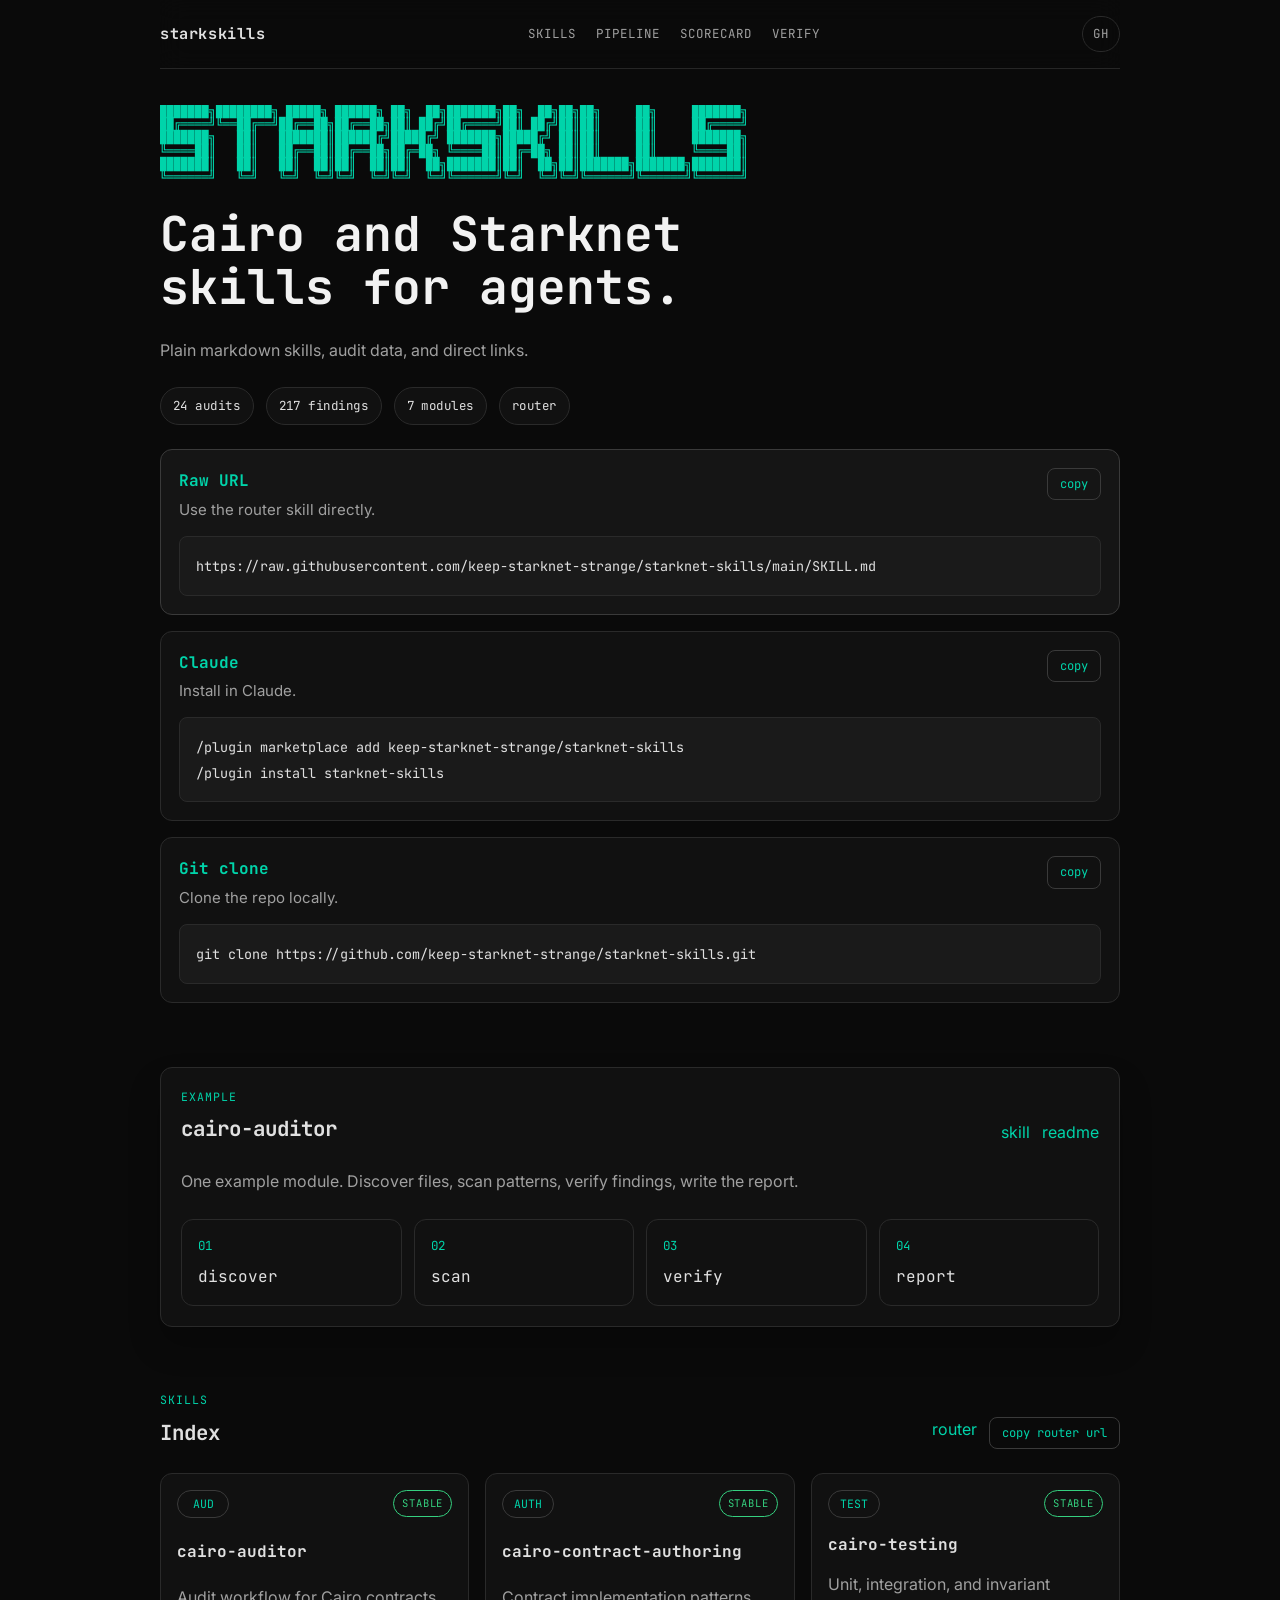
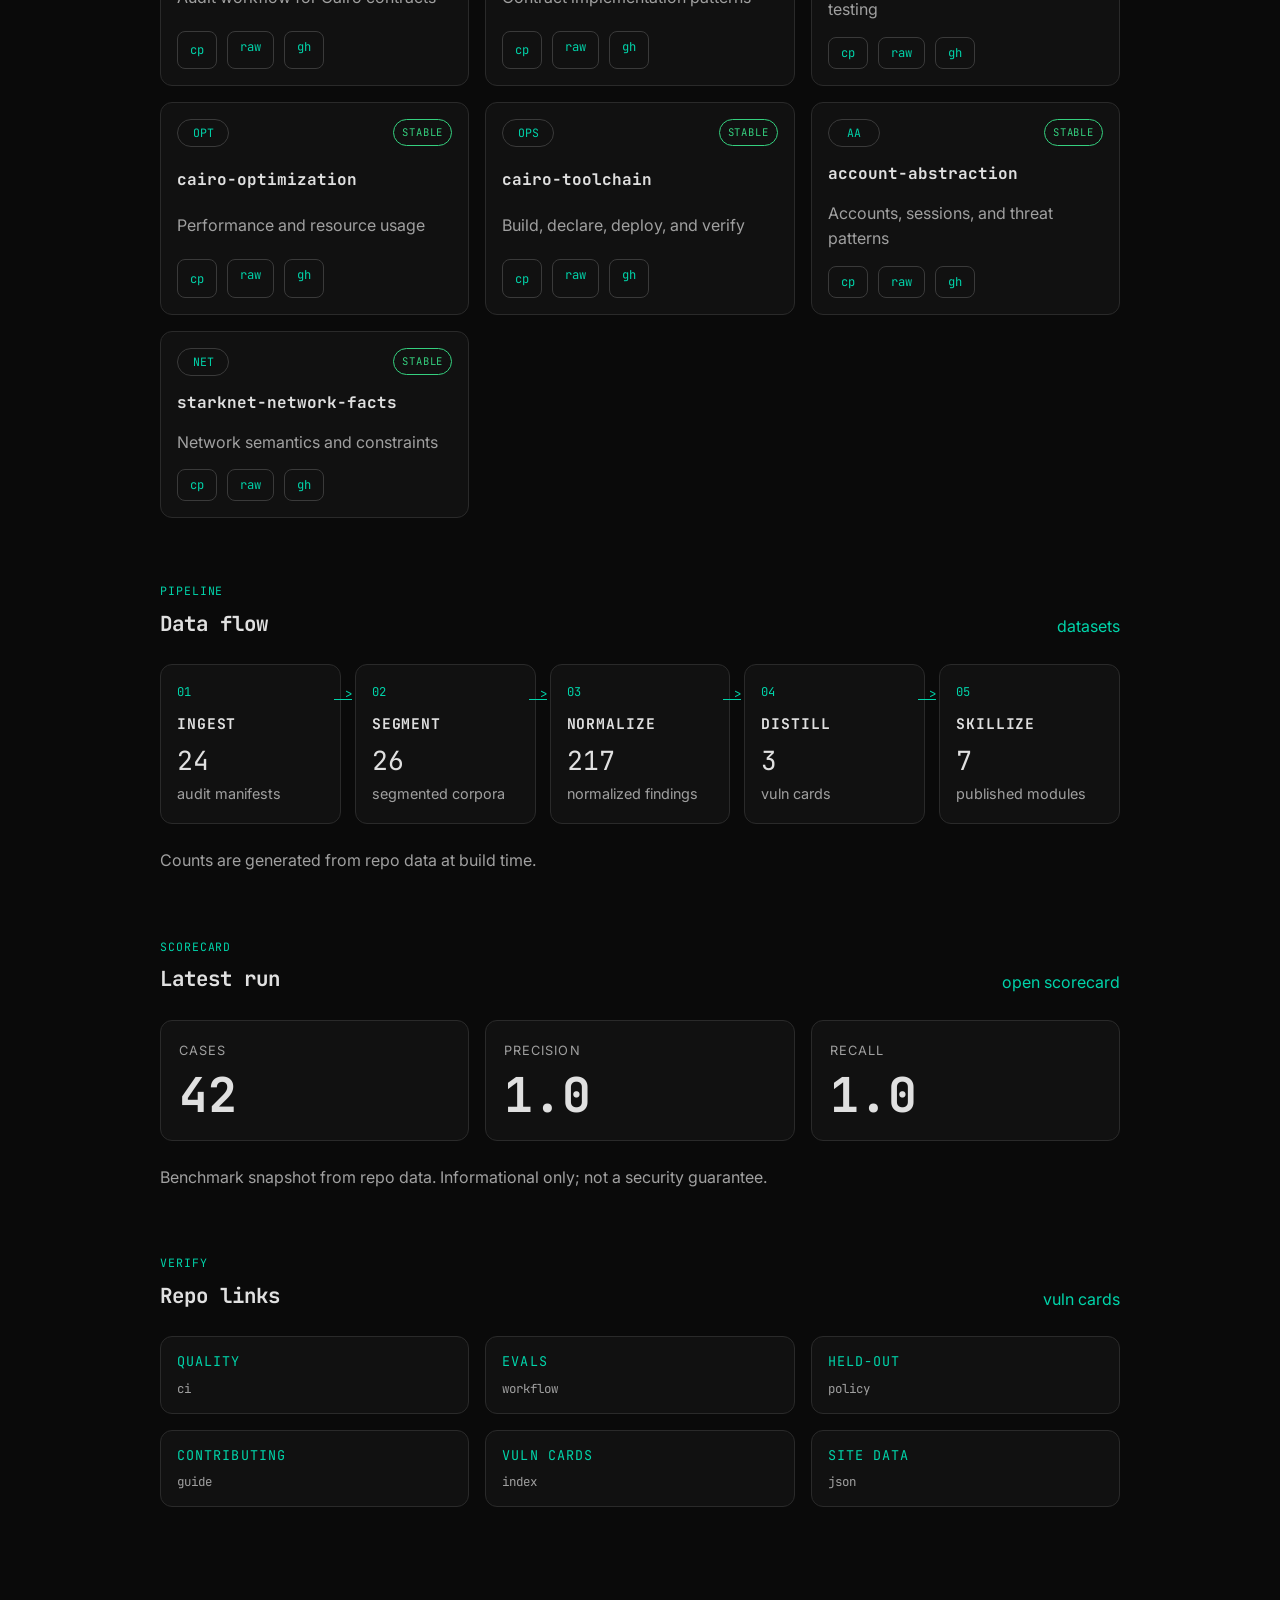
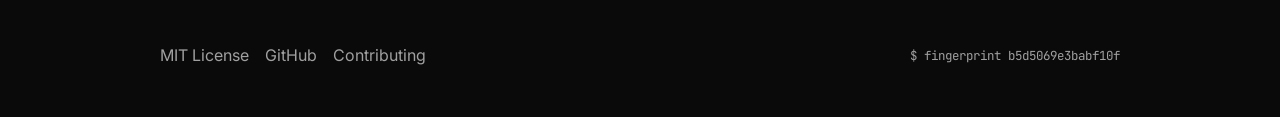
<file: website/index.html>
<!DOCTYPE html>
<html lang="en">
<head>
  <meta charset="utf-8" />
  <meta name="viewport" content="width=device-width, initial-scale=1" />
  <title>starkskills</title>
  <meta name="description" content="Cairo and Starknet skills, audit data, and direct links." />
  <meta name="theme-color" content="#0a0a0a" />
  <link rel="preconnect" href="https://fonts.googleapis.com" />
  <link rel="preconnect" href="https://fonts.gstatic.com" crossorigin />
  <link href="https://fonts.googleapis.com/css2?family=Inter:wght@400;500;600;700&family=JetBrains+Mono:wght@400;500;700;800&display=swap" rel="stylesheet" />
  <link rel="stylesheet" href="assets/site.css" />
  <link rel="icon" href="https://starkskills.org/assets/favicon.svg" type="image/svg+xml" />
  <link rel="canonical" href="https://starkskills.org" />
  <meta property="og:url" content="https://starkskills.org" />
  <meta property="og:type" content="website" />
  <meta property="og:title" content="starkskills" />
  <meta property="og:description" content="Cairo and Starknet skills, audit data, and direct links." />
  <meta name="twitter:card" content="summary_large_image" />
  <meta name="twitter:title" content="starkskills" />
  <meta name="twitter:description" content="Cairo and Starknet skills, audit data, and direct links." />
  <meta property="og:image" content="https://starkskills.org/assets/og-card.png" />
  <meta name="twitter:image" content="https://starkskills.org/assets/og-card.png" />
</head>
<body>
  <header class="topbar">
    <a class="brand" href="#top">starkskills</a>
    <nav class="site-nav" aria-label="Primary navigation">
      <a href="#skills">skills</a>
      <a href="#data">pipeline</a>
      <a href="#scorecard">scorecard</a>
      <a href="#verify">verify</a>
    </nav>
    <a class="nav-icon" href="https://github.com/keep-starknet-strange/starknet-skills" target="_blank" rel="noreferrer" aria-label="Open GitHub repository">gh</a>
  </header>

  <main class="shell" id="top">
    <section class="hero reveal">
      <pre class="ascii-logo" aria-label="STARKSKILLS">███████╗████████╗ █████╗ ██████╗ ██╗  ██╗███████╗██╗  ██╗██╗██╗     ██╗     ███████╗
██╔════╝╚══██╔══╝██╔══██╗██╔══██╗██║ ██╔╝██╔════╝██║ ██╔╝██║██║     ██║     ██╔════╝
███████╗   ██║   ███████║██████╔╝█████╔╝ ███████╗█████╔╝ ██║██║     ██║     ███████╗
╚════██║   ██║   ██╔══██║██╔══██╗██╔═██╗ ╚════██║██╔═██╗ ██║██║     ██║     ╚════██║
███████║   ██║   ██║  ██║██║  ██║██║  ██╗███████║██║  ██╗██║███████╗███████╗███████║
╚══════╝   ╚═╝   ╚═╝  ╚═╝╚═╝  ╚═╝╚═╝  ╚═╝╚══════╝╚═╝  ╚═╝╚═╝╚══════╝╚══════╝╚══════╝</pre>
      <h1>Cairo and Starknet skills for agents.</h1>
      <p class="hero-copy">Plain markdown skills, audit data, and direct links.</p>
      <div class="stats-bar">
        <span class="stat-pill">24 audits</span>
<span class="stat-pill">217 findings</span>
<span class="stat-pill">7 modules</span>
<span class="stat-pill">router</span>
      </div>
      <div class="hero-install">
        <article class="command-card command-card--primary reveal"><div class="command-head"><div><h2>Raw URL</h2><p>Use the router skill directly.</p></div><button class="copy-button" type="button" data-copy="https://raw.githubusercontent.com/keep-starknet-strange/starknet-skills/main/SKILL.md" aria-label="Copy Raw URL">copy</button></div><pre><code>https://raw.githubusercontent.com/keep-starknet-strange/starknet-skills/main/SKILL.md</code></pre></article>
        <div class="command-stack">
          <article class="command-card reveal"><div class="command-head"><div><h2>Claude</h2><p>Install in Claude.</p></div><button class="copy-button" type="button" data-copy="/plugin marketplace add keep-starknet-strange/starknet-skills
/plugin install starknet-skills" aria-label="Copy Claude">copy</button></div><pre><code>/plugin marketplace add keep-starknet-strange/starknet-skills
/plugin install starknet-skills</code></pre></article>
<article class="command-card reveal"><div class="command-head"><div><h2>Git clone</h2><p>Clone the repo locally.</p></div><button class="copy-button" type="button" data-copy="git clone https://github.com/keep-starknet-strange/starknet-skills.git" aria-label="Copy Git clone">copy</button></div><pre><code>git clone https://github.com/keep-starknet-strange/starknet-skills.git</code></pre></article>
        </div>
      </div>
    </section>

    <section class="section section-card reveal" id="showcase">
      <div class="section-head">
        <div>
          <p class="section-kicker">Example</p>
          <h2>cairo-auditor</h2>
        </div>
        <div class="section-links">
          <a href="https://github.com/keep-starknet-strange/starknet-skills/blob/main/cairo-auditor/SKILL.md" target="_blank" rel="noreferrer">skill</a>
          <a href="https://github.com/keep-starknet-strange/starknet-skills/blob/main/cairo-auditor/README.md" target="_blank" rel="noreferrer">readme</a>
        </div>
      </div>
      <p class="section-copy">One example module. Discover files, scan patterns, verify findings, write the report.</p>
      <ul class="workflow" aria-label="Audit workflow">
        <li><span>01</span> discover</li>
        <li><span>02</span> scan</li>
        <li><span>03</span> verify</li>
        <li><span>04</span> report</li>
      </ul>
    </section>

    <section class="section reveal" id="skills">
      <div class="section-head">
        <div>
          <p class="section-kicker">Skills</p>
          <h2>Index</h2>
        </div>
        <div class="section-links">
          <a href="https://github.com/keep-starknet-strange/starknet-skills/blob/main/SKILL.md" target="_blank" rel="noreferrer">router</a>
          <button class="copy-button inline-copy" type="button" data-copy="https://raw.githubusercontent.com/keep-starknet-strange/starknet-skills/main/SKILL.md">copy router url</button>
        </div>
      </div>
      <div class="module-grid">
        <article class="module-card reveal" data-href="https://raw.githubusercontent.com/keep-starknet-strange/starknet-skills/main/cairo-auditor/SKILL.md"><div class="module-head"><span class="module-sigil">AUD</span><span class="status">stable</span></div><h3><a href="https://raw.githubusercontent.com/keep-starknet-strange/starknet-skills/main/cairo-auditor/SKILL.md" target="_blank" rel="noreferrer">cairo-auditor</a></h3><p>Audit workflow for Cairo contracts</p><div class="module-actions"><button class="icon-button copy-button" type="button" data-copy="https://raw.githubusercontent.com/keep-starknet-strange/starknet-skills/main/cairo-auditor/SKILL.md" aria-label="Copy raw URL for cairo-auditor">cp</button><a class="icon-button" href="https://raw.githubusercontent.com/keep-starknet-strange/starknet-skills/main/cairo-auditor/SKILL.md" target="_blank" rel="noreferrer" aria-label="Open raw SKILL.md for cairo-auditor">raw</a><a class="icon-button" href="https://github.com/keep-starknet-strange/starknet-skills/blob/main/cairo-auditor/SKILL.md" target="_blank" rel="noreferrer" aria-label="Open GitHub page for cairo-auditor">gh</a></div></article>
<article class="module-card reveal" data-href="https://raw.githubusercontent.com/keep-starknet-strange/starknet-skills/main/cairo-contract-authoring/SKILL.md"><div class="module-head"><span class="module-sigil">AUTH</span><span class="status">stable</span></div><h3><a href="https://raw.githubusercontent.com/keep-starknet-strange/starknet-skills/main/cairo-contract-authoring/SKILL.md" target="_blank" rel="noreferrer">cairo-contract-authoring</a></h3><p>Contract implementation patterns</p><div class="module-actions"><button class="icon-button copy-button" type="button" data-copy="https://raw.githubusercontent.com/keep-starknet-strange/starknet-skills/main/cairo-contract-authoring/SKILL.md" aria-label="Copy raw URL for cairo-contract-authoring">cp</button><a class="icon-button" href="https://raw.githubusercontent.com/keep-starknet-strange/starknet-skills/main/cairo-contract-authoring/SKILL.md" target="_blank" rel="noreferrer" aria-label="Open raw SKILL.md for cairo-contract-authoring">raw</a><a class="icon-button" href="https://github.com/keep-starknet-strange/starknet-skills/blob/main/cairo-contract-authoring/SKILL.md" target="_blank" rel="noreferrer" aria-label="Open GitHub page for cairo-contract-authoring">gh</a></div></article>
<article class="module-card reveal" data-href="https://raw.githubusercontent.com/keep-starknet-strange/starknet-skills/main/cairo-testing/SKILL.md"><div class="module-head"><span class="module-sigil">TEST</span><span class="status">stable</span></div><h3><a href="https://raw.githubusercontent.com/keep-starknet-strange/starknet-skills/main/cairo-testing/SKILL.md" target="_blank" rel="noreferrer">cairo-testing</a></h3><p>Unit, integration, and invariant testing</p><div class="module-actions"><button class="icon-button copy-button" type="button" data-copy="https://raw.githubusercontent.com/keep-starknet-strange/starknet-skills/main/cairo-testing/SKILL.md" aria-label="Copy raw URL for cairo-testing">cp</button><a class="icon-button" href="https://raw.githubusercontent.com/keep-starknet-strange/starknet-skills/main/cairo-testing/SKILL.md" target="_blank" rel="noreferrer" aria-label="Open raw SKILL.md for cairo-testing">raw</a><a class="icon-button" href="https://github.com/keep-starknet-strange/starknet-skills/blob/main/cairo-testing/SKILL.md" target="_blank" rel="noreferrer" aria-label="Open GitHub page for cairo-testing">gh</a></div></article>
<article class="module-card reveal" data-href="https://raw.githubusercontent.com/keep-starknet-strange/starknet-skills/main/cairo-optimization/SKILL.md"><div class="module-head"><span class="module-sigil">OPT</span><span class="status">stable</span></div><h3><a href="https://raw.githubusercontent.com/keep-starknet-strange/starknet-skills/main/cairo-optimization/SKILL.md" target="_blank" rel="noreferrer">cairo-optimization</a></h3><p>Performance and resource usage</p><div class="module-actions"><button class="icon-button copy-button" type="button" data-copy="https://raw.githubusercontent.com/keep-starknet-strange/starknet-skills/main/cairo-optimization/SKILL.md" aria-label="Copy raw URL for cairo-optimization">cp</button><a class="icon-button" href="https://raw.githubusercontent.com/keep-starknet-strange/starknet-skills/main/cairo-optimization/SKILL.md" target="_blank" rel="noreferrer" aria-label="Open raw SKILL.md for cairo-optimization">raw</a><a class="icon-button" href="https://github.com/keep-starknet-strange/starknet-skills/blob/main/cairo-optimization/SKILL.md" target="_blank" rel="noreferrer" aria-label="Open GitHub page for cairo-optimization">gh</a></div></article>
<article class="module-card reveal" data-href="https://raw.githubusercontent.com/keep-starknet-strange/starknet-skills/main/cairo-toolchain/SKILL.md"><div class="module-head"><span class="module-sigil">OPS</span><span class="status">stable</span></div><h3><a href="https://raw.githubusercontent.com/keep-starknet-strange/starknet-skills/main/cairo-toolchain/SKILL.md" target="_blank" rel="noreferrer">cairo-toolchain</a></h3><p>Build, declare, deploy, and verify</p><div class="module-actions"><button class="icon-button copy-button" type="button" data-copy="https://raw.githubusercontent.com/keep-starknet-strange/starknet-skills/main/cairo-toolchain/SKILL.md" aria-label="Copy raw URL for cairo-toolchain">cp</button><a class="icon-button" href="https://raw.githubusercontent.com/keep-starknet-strange/starknet-skills/main/cairo-toolchain/SKILL.md" target="_blank" rel="noreferrer" aria-label="Open raw SKILL.md for cairo-toolchain">raw</a><a class="icon-button" href="https://github.com/keep-starknet-strange/starknet-skills/blob/main/cairo-toolchain/SKILL.md" target="_blank" rel="noreferrer" aria-label="Open GitHub page for cairo-toolchain">gh</a></div></article>
<article class="module-card reveal" data-href="https://raw.githubusercontent.com/keep-starknet-strange/starknet-skills/main/account-abstraction/SKILL.md"><div class="module-head"><span class="module-sigil">AA</span><span class="status">stable</span></div><h3><a href="https://raw.githubusercontent.com/keep-starknet-strange/starknet-skills/main/account-abstraction/SKILL.md" target="_blank" rel="noreferrer">account-abstraction</a></h3><p>Accounts, sessions, and threat patterns</p><div class="module-actions"><button class="icon-button copy-button" type="button" data-copy="https://raw.githubusercontent.com/keep-starknet-strange/starknet-skills/main/account-abstraction/SKILL.md" aria-label="Copy raw URL for account-abstraction">cp</button><a class="icon-button" href="https://raw.githubusercontent.com/keep-starknet-strange/starknet-skills/main/account-abstraction/SKILL.md" target="_blank" rel="noreferrer" aria-label="Open raw SKILL.md for account-abstraction">raw</a><a class="icon-button" href="https://github.com/keep-starknet-strange/starknet-skills/blob/main/account-abstraction/SKILL.md" target="_blank" rel="noreferrer" aria-label="Open GitHub page for account-abstraction">gh</a></div></article>
<article class="module-card reveal" data-href="https://raw.githubusercontent.com/keep-starknet-strange/starknet-skills/main/starknet-network-facts/SKILL.md"><div class="module-head"><span class="module-sigil">NET</span><span class="status">stable</span></div><h3><a href="https://raw.githubusercontent.com/keep-starknet-strange/starknet-skills/main/starknet-network-facts/SKILL.md" target="_blank" rel="noreferrer">starknet-network-facts</a></h3><p>Network semantics and constraints</p><div class="module-actions"><button class="icon-button copy-button" type="button" data-copy="https://raw.githubusercontent.com/keep-starknet-strange/starknet-skills/main/starknet-network-facts/SKILL.md" aria-label="Copy raw URL for starknet-network-facts">cp</button><a class="icon-button" href="https://raw.githubusercontent.com/keep-starknet-strange/starknet-skills/main/starknet-network-facts/SKILL.md" target="_blank" rel="noreferrer" aria-label="Open raw SKILL.md for starknet-network-facts">raw</a><a class="icon-button" href="https://github.com/keep-starknet-strange/starknet-skills/blob/main/starknet-network-facts/SKILL.md" target="_blank" rel="noreferrer" aria-label="Open GitHub page for starknet-network-facts">gh</a></div></article>
      </div>
    </section>

    <section class="section reveal" id="data">
      <div class="section-head">
        <div>
          <p class="section-kicker">Pipeline</p>
          <h2>Data flow</h2>
        </div>
        <a href="https://github.com/keep-starknet-strange/starknet-skills/blob/main/datasets/README.md" target="_blank" rel="noreferrer">datasets</a>
      </div>
      <div class="pipeline-grid">
        <article class="pipeline-step reveal"><div class="step-index">01</div><h3>ingest</h3><div class="step-stat">24</div><p>audit manifests</p></article>
<article class="pipeline-step reveal"><div class="step-index">02</div><h3>segment</h3><div class="step-stat">26</div><p>segmented corpora</p></article>
<article class="pipeline-step reveal"><div class="step-index">03</div><h3>normalize</h3><div class="step-stat">217</div><p>normalized findings</p></article>
<article class="pipeline-step reveal"><div class="step-index">04</div><h3>distill</h3><div class="step-stat">3</div><p>vuln cards</p></article>
<article class="pipeline-step reveal"><div class="step-index">05</div><h3>skillize</h3><div class="step-stat">7</div><p>published modules</p></article>
      </div>
      <p class="section-note">Counts are generated from repo data at build time.</p>
    </section>

    <section class="section section-score reveal" id="scorecard"><div class="section-head"><div><p class="section-kicker">Scorecard</p><h2>Latest run</h2></div><a href="https://github.com/keep-starknet-strange/starknet-skills/blob/main/evals/scorecards/v0.2.0-cairo-auditor-realworld-benchmark.md" target="_blank" rel="noreferrer">open scorecard</a></div><div class="score-grid"><article class="score-metric reveal"><p>cases</p><strong class="count-up" data-value="42" data-decimals="0">42</strong></article><article class="score-metric reveal"><p>precision</p><strong class="count-up" data-value="1.0" data-decimals="1">1.0</strong></article><article class="score-metric reveal"><p>recall</p><strong class="count-up" data-value="1.0" data-decimals="1">1.0</strong></article></div><p class="section-note">Benchmark snapshot from repo data. Informational only; not a security guarantee.</p></section>

    <section class="section reveal" id="verify">
      <div class="section-head">
        <div>
          <p class="section-kicker">Verify</p>
          <h2>Repo links</h2>
        </div>
        <a href="vuln-cards/">vuln cards</a>
      </div>
      <div class="verify-grid">
        <a class="verify-link reveal" href="https://github.com/keep-starknet-strange/starknet-skills/actions/workflows/quality.yml" target="_blank" rel="noreferrer"><span class="verify-name">quality</span><span class="verify-meta">ci</span></a>
<a class="verify-link reveal" href="https://github.com/keep-starknet-strange/starknet-skills/actions/workflows/full-evals.yml" target="_blank" rel="noreferrer"><span class="verify-name">evals</span><span class="verify-meta">workflow</span></a>
<a class="verify-link reveal" href="https://github.com/keep-starknet-strange/starknet-skills/blob/main/evals/heldout/README.md" target="_blank" rel="noreferrer"><span class="verify-name">held-out</span><span class="verify-meta">policy</span></a>
<a class="verify-link reveal" href="https://github.com/keep-starknet-strange/starknet-skills/blob/main/CONTRIBUTING.md" target="_blank" rel="noreferrer"><span class="verify-name">contributing</span><span class="verify-meta">guide</span></a>
<a class="verify-link reveal" href="vuln-cards/" target="_blank" rel="noreferrer"><span class="verify-name">vuln cards</span><span class="verify-meta">index</span></a>
<a class="verify-link reveal" href="data/site-data.json" target="_blank" rel="noreferrer"><span class="verify-name">site data</span><span class="verify-meta">json</span></a>
      </div>
    </section>
  </main>

  <footer class="footer">
    <div class="footer-links">
      <a href="https://github.com/keep-starknet-strange/starknet-skills/blob/main/LICENSE" target="_blank" rel="noreferrer">MIT License</a>
      <a href="https://github.com/keep-starknet-strange/starknet-skills" target="_blank" rel="noreferrer">GitHub</a>
      <a href="https://github.com/keep-starknet-strange/starknet-skills/blob/main/CONTRIBUTING.md" target="_blank" rel="noreferrer">Contributing</a>
    </div>
    <div class="fingerprint">$ fingerprint b5d5069e3babf10f</div>
  </footer>

  <script>
(() => {
  const prefersReducedMotion = window.matchMedia('(prefers-reduced-motion: reduce)').matches;

  const setCopied = (button) => {
    const previous = button.textContent;
    button.textContent = 'copied';
    button.classList.add('is-copied');
    window.setTimeout(() => {
      button.textContent = previous;
      button.classList.remove('is-copied');
    }, 2000);
  };

  document.addEventListener('click', async (event) => {
    const copyButton = event.target.closest('.copy-button');
    if (copyButton) {
      const text = copyButton.getAttribute('data-copy');
      if (text) {
        try {
          await navigator.clipboard.writeText(text);
          setCopied(copyButton);
        } catch (_error) {
          copyButton.textContent = 'failed';
          window.setTimeout(() => {
            copyButton.textContent = copyButton.classList.contains('icon-button') ? 'cp' : 'copy';
          }, 1500);
        }
      }
      return;
    }

    const card = event.target.closest('.module-card[data-href]');
    if (card && !event.target.closest('a, button')) {
      const href = card.getAttribute('data-href');
      if (href) {
        window.open(href, '_blank', 'noopener,noreferrer');
      }
    }
  });

  if (prefersReducedMotion) {
    document.querySelectorAll('.reveal').forEach((element) => element.classList.add('is-visible'));
    return;
  }

  const revealObserver = new IntersectionObserver((entries) => {
    entries.forEach((entry) => {
      if (!entry.isIntersecting) return;
      entry.target.classList.add('is-visible');
      revealObserver.unobserve(entry.target);
    });
  }, { threshold: 0.12, rootMargin: '0px 0px -40px 0px' });

  document.querySelectorAll('.reveal').forEach((element) => revealObserver.observe(element));

  const countObserver = new IntersectionObserver((entries) => {
    entries.forEach((entry) => {
      if (!entry.isIntersecting) return;
      const element = entry.target;
      const target = Number(element.getAttribute('data-value'));
      if (!Number.isFinite(target)) {
        countObserver.unobserve(element);
        return;
      }
      const parsedDecimals = Number(element.getAttribute('data-decimals') ?? 0);
      const decimals = Number.isFinite(parsedDecimals) && parsedDecimals >= 0 ? parsedDecimals : 0;
      const duration = 450;
      const start = performance.now();
      const tick = (now) => {
        const progress = Math.min((now - start) / duration, 1);
        const value = target * progress;
        element.textContent = value.toFixed(decimals);
        if (progress < 1) {
          requestAnimationFrame(tick);
        } else {
          element.textContent = target.toFixed(decimals);
        }
      };
      requestAnimationFrame(tick);
      countObserver.unobserve(element);
    });
  }, { threshold: 0.3 });

  document.querySelectorAll('.count-up[data-value]').forEach((element) => countObserver.observe(element));
})();
</script>
</body>
</html>
</file>
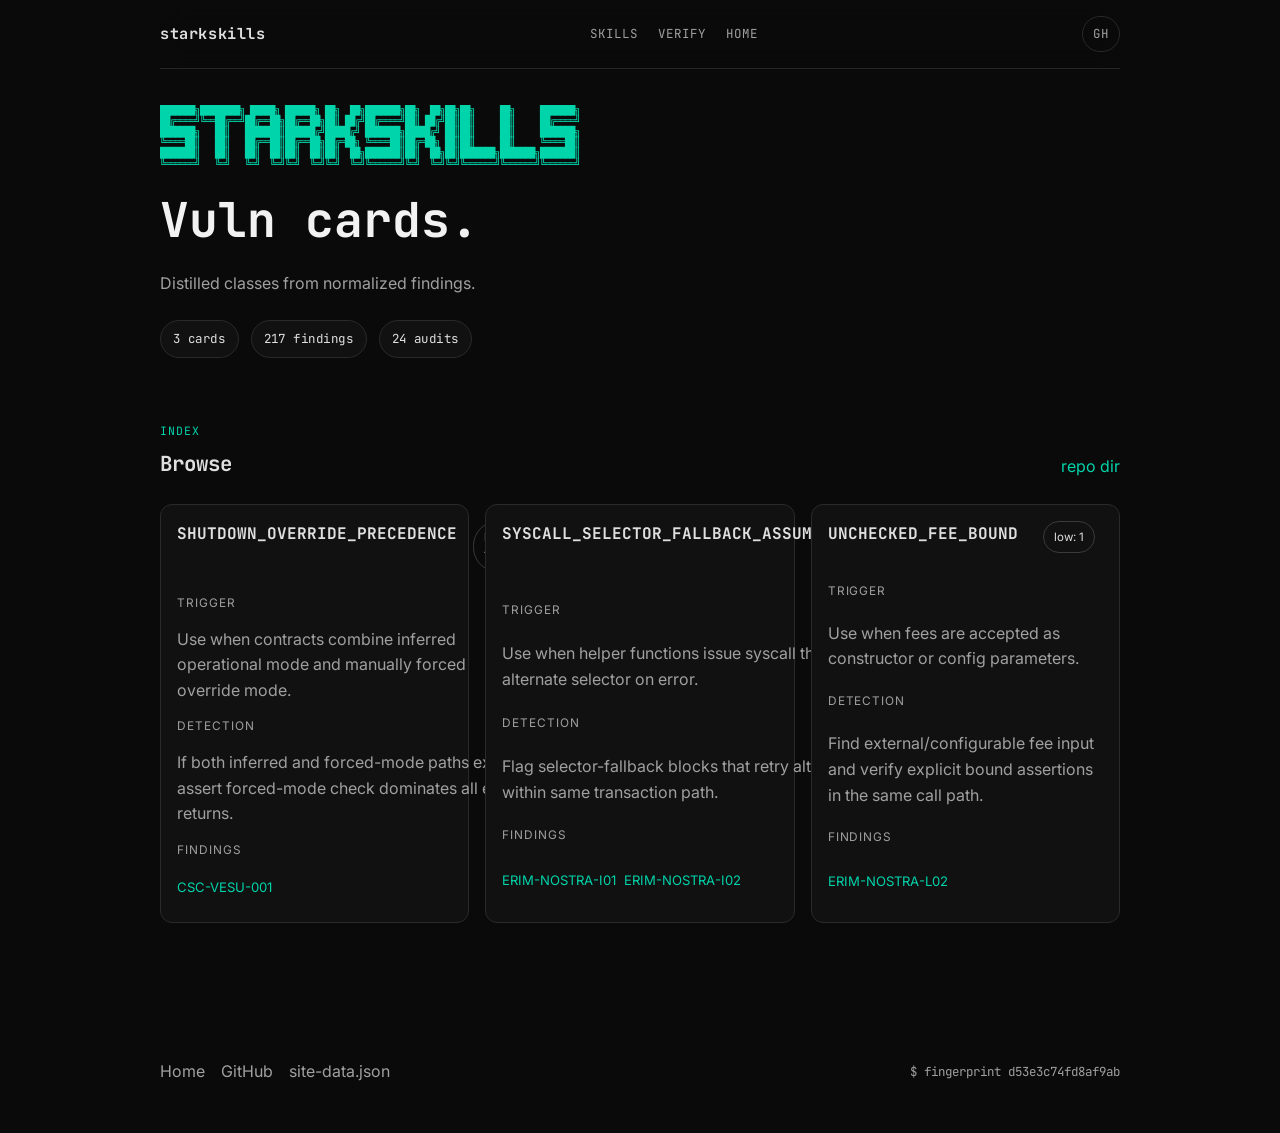
<file: website/vuln-cards/index.html>
<!DOCTYPE html>
<html lang="en">
<head>
  <meta charset="utf-8" />
  <meta name="viewport" content="width=device-width, initial-scale=1" />
  <title>starkskills | vuln cards</title>
  <meta name="description" content="Distilled vulnerability cards from Starknet audit findings." />
  <meta name="theme-color" content="#0a0a0a" />
  <link rel="preconnect" href="https://fonts.googleapis.com" />
  <link rel="preconnect" href="https://fonts.gstatic.com" crossorigin />
  <link href="https://fonts.googleapis.com/css2?family=Inter:wght@400;500;600;700&family=JetBrains+Mono:wght@400;500;700;800&display=swap" rel="stylesheet" />
  <link rel="stylesheet" href="../assets/site.css" />
  <link rel="icon" href="https://starkskills.org/assets/favicon.svg" type="image/svg+xml" />
  <link rel="canonical" href="https://starkskills.org/vuln-cards/" />
  <meta property="og:url" content="https://starkskills.org/vuln-cards/" />
  <meta property="og:type" content="website" />
  <meta property="og:title" content="starkskills | vuln cards" />
  <meta property="og:description" content="Distilled vulnerability cards from Starknet audit findings." />
  <meta name="twitter:card" content="summary_large_image" />
  <meta name="twitter:title" content="starkskills | vuln cards" />
  <meta name="twitter:description" content="Distilled vulnerability cards from Starknet audit findings." />
  <meta property="og:image" content="https://starkskills.org/assets/og-card.png" />
  <meta name="twitter:image" content="https://starkskills.org/assets/og-card.png" />
</head>
<body>
  <header class="topbar">
    <a class="brand" href="../">starkskills</a>
    <nav class="site-nav" aria-label="Secondary navigation">
      <a href="../#skills">skills</a>
      <a href="../#verify">verify</a>
      <a href="../">home</a>
    </nav>
    <a class="nav-icon" href="https://github.com/keep-starknet-strange/starknet-skills/tree/main/datasets/distilled/vuln-cards" target="_blank" rel="noreferrer" aria-label="Open vulnerability cards directory">gh</a>
  </header>

  <main class="shell">
    <section class="hero reveal">
      <pre class="ascii-logo ascii-logo--small" aria-label="STARKSKILLS">███████╗████████╗ █████╗ ██████╗ ██╗  ██╗███████╗██╗  ██╗██╗██╗     ██╗     ███████╗
██╔════╝╚══██╔══╝██╔══██╗██╔══██╗██║ ██╔╝██╔════╝██║ ██╔╝██║██║     ██║     ██╔════╝
███████╗   ██║   ███████║██████╔╝█████╔╝ ███████╗█████╔╝ ██║██║     ██║     ███████╗
╚════██║   ██║   ██╔══██║██╔══██╗██╔═██╗ ╚════██║██╔═██╗ ██║██║     ██║     ╚════██║
███████║   ██║   ██║  ██║██║  ██║██║  ██╗███████║██║  ██╗██║███████╗███████╗███████║
╚══════╝   ╚═╝   ╚═╝  ╚═╝╚═╝  ╚═╝╚═╝  ╚═╝╚══════╝╚═╝  ╚═╝╚═╝╚══════╝╚══════╝╚══════╝</pre>
      <h1>Vuln cards.</h1>
      <p class="hero-copy">Distilled classes from normalized findings.</p>
      <div class="stats-bar">
        <span class="stat-pill">3 cards</span>
        <span class="stat-pill">217 findings</span>
        <span class="stat-pill">24 audits</span>
      </div>
    </section>

    <section class="section reveal">
      <div class="section-head">
        <div>
          <p class="section-kicker">Index</p>
          <h2>Browse</h2>
        </div>
        <a href="https://github.com/keep-starknet-strange/starknet-skills/tree/main/datasets/distilled/vuln-cards" target="_blank" rel="noreferrer">repo dir</a>
      </div>
      <div class="vuln-grid">
        <article class="vuln-card reveal"><div class="vuln-head"><h3><a href="https://github.com/keep-starknet-strange/starknet-skills/blob/main/datasets/distilled/vuln-cards/SHUTDOWN_OVERRIDE_PRECEDENCE.md" target="_blank" rel="noreferrer">SHUTDOWN_OVERRIDE_PRECEDENCE</a></h3><div><span class="pill">high: 1</span></div></div><p class="meta-label">Trigger</p><p>Use when contracts combine inferred operational mode and manually forced override mode.</p><p class="meta-label">Detection</p><p>If both inferred and forced-mode paths exist, assert forced-mode check dominates all early returns.</p><p class="meta-label">Findings</p><div><a class="finding-link" href="https://github.com/keep-starknet-strange/starknet-skills/search?q=CSC-VESU-001" target="_blank" rel="noreferrer">CSC-VESU-001</a></div></article>
<article class="vuln-card reveal"><div class="vuln-head"><h3><a href="https://github.com/keep-starknet-strange/starknet-skills/blob/main/datasets/distilled/vuln-cards/SYSCALL_SELECTOR_FALLBACK_ASSUMPTION.md" target="_blank" rel="noreferrer">SYSCALL_SELECTOR_FALLBACK_ASSUMPTION</a></h3><div><span class="pill">info: 2</span></div></div><p class="meta-label">Trigger</p><p>Use when helper functions issue syscall then fallback to alternate selector on error.</p><p class="meta-label">Detection</p><p>Flag selector-fallback blocks that retry alternate selector within same transaction path.</p><p class="meta-label">Findings</p><div><a class="finding-link" href="https://github.com/keep-starknet-strange/starknet-skills/search?q=ERIM-NOSTRA-I01" target="_blank" rel="noreferrer">ERIM-NOSTRA-I01</a><a class="finding-link" href="https://github.com/keep-starknet-strange/starknet-skills/search?q=ERIM-NOSTRA-I02" target="_blank" rel="noreferrer">ERIM-NOSTRA-I02</a></div></article>
<article class="vuln-card reveal"><div class="vuln-head"><h3><a href="https://github.com/keep-starknet-strange/starknet-skills/blob/main/datasets/distilled/vuln-cards/UNCHECKED_FEE_BOUND.md" target="_blank" rel="noreferrer">UNCHECKED_FEE_BOUND</a></h3><div><span class="pill">low: 1</span></div></div><p class="meta-label">Trigger</p><p>Use when fees are accepted as constructor or config parameters.</p><p class="meta-label">Detection</p><p>Find external/configurable fee input and verify explicit bound assertions in the same call path.</p><p class="meta-label">Findings</p><div><a class="finding-link" href="https://github.com/keep-starknet-strange/starknet-skills/search?q=ERIM-NOSTRA-L02" target="_blank" rel="noreferrer">ERIM-NOSTRA-L02</a></div></article>
      </div>
    </section>
  </main>

  <footer class="footer">
    <div class="footer-links">
      <a href="../">Home</a>
      <a href="https://github.com/keep-starknet-strange/starknet-skills" target="_blank" rel="noreferrer">GitHub</a>
      <a href="../data/site-data.json">site-data.json</a>
    </div>
    <div class="fingerprint">$ fingerprint d53e3c74fd8af9ab</div>
  </footer>

  <script>
(() => {
  const prefersReducedMotion = window.matchMedia('(prefers-reduced-motion: reduce)').matches;

  const setCopied = (button) => {
    const previous = button.textContent;
    button.textContent = 'copied';
    button.classList.add('is-copied');
    window.setTimeout(() => {
      button.textContent = previous;
      button.classList.remove('is-copied');
    }, 2000);
  };

  document.addEventListener('click', async (event) => {
    const copyButton = event.target.closest('.copy-button');
    if (copyButton) {
      const text = copyButton.getAttribute('data-copy');
      if (text) {
        try {
          await navigator.clipboard.writeText(text);
          setCopied(copyButton);
        } catch (_error) {
          copyButton.textContent = 'failed';
          window.setTimeout(() => {
            copyButton.textContent = copyButton.classList.contains('icon-button') ? 'cp' : 'copy';
          }, 1500);
        }
      }
      return;
    }

    const card = event.target.closest('.module-card[data-href]');
    if (card && !event.target.closest('a, button')) {
      const href = card.getAttribute('data-href');
      if (href) {
        window.open(href, '_blank', 'noopener,noreferrer');
      }
    }
  });

  if (prefersReducedMotion) {
    document.querySelectorAll('.reveal').forEach((element) => element.classList.add('is-visible'));
    return;
  }

  const revealObserver = new IntersectionObserver((entries) => {
    entries.forEach((entry) => {
      if (!entry.isIntersecting) return;
      entry.target.classList.add('is-visible');
      revealObserver.unobserve(entry.target);
    });
  }, { threshold: 0.12, rootMargin: '0px 0px -40px 0px' });

  document.querySelectorAll('.reveal').forEach((element) => revealObserver.observe(element));

  const countObserver = new IntersectionObserver((entries) => {
    entries.forEach((entry) => {
      if (!entry.isIntersecting) return;
      const element = entry.target;
      const rawTarget = element.getAttribute('data-value') || '';
      const target = Number(rawTarget);
      if (!Number.isFinite(target)) {
        countObserver.unobserve(element);
        return;
      }
      const decimalMatch = rawTarget.match(/\.(\d+)/);
      const decimals = decimalMatch ? Math.min(decimalMatch[1].length, 6) : 0;
      const duration = 450;
      const start = performance.now();
      const tick = (now) => {
        const progress = Math.min((now - start) / duration, 1);
        const value = target * progress;
        element.textContent = value.toFixed(decimals);
        if (progress < 1) {
          requestAnimationFrame(tick);
        } else {
          element.textContent = target.toFixed(decimals);
        }
      };
      requestAnimationFrame(tick);
      countObserver.unobserve(element);
    });
  }, { threshold: 0.3 });

  document.querySelectorAll('.count-up[data-value]').forEach((element) => countObserver.observe(element));
})();
</script>
</body>
</html>
</file>
<file: website/assets/site.css>
:root {
  --bg: #0a0a0a;
  --panel: #111111;
  --panel-2: #151515;
  --panel-3: #1a1a1a;
  --text: #e0e0e0;
  --muted: #a0a0a0;
  --border: #2a2a2a;
  --border-strong: #3a3a3a;
  --accent: #00d4aa;
  --accent-soft: rgba(0, 212, 170, 0.12);
  --ok: #35d07f;
  --focus: rgba(0, 212, 170, 0.28);
  --shadow: 0 18px 32px rgba(0, 0, 0, 0.24);
  --radius: 12px;
  --radius-sm: 8px;
  --container: 960px;
}

* {
  box-sizing: border-box;
}

html {
  scroll-behavior: smooth;
}

body {
  margin: 0;
  min-height: 100vh;
  background: var(--bg);
  color: var(--text);
  font-family: Inter, system-ui, sans-serif;
  line-height: 1.6;
}

::selection {
  background: var(--accent-soft);
}

img,
svg {
  display: block;
  max-width: 100%;
}

pre,
code,
.brand,
.site-nav a,
.stat-pill,
.section-kicker,
.status,
.module-sigil,
.icon-button,
.copy-button,
.fingerprint,
.workflow li,
.score-metric strong,
.ascii-logo,
.step-index,
.step-stat,
.verify-name,
.verify-meta,
.nav-icon {
  font-family: "JetBrains Mono", "Fira Code", monospace;
}

h1,
h2,
h3,
p,
ul {
  margin: 0;
}

a,
button {
  cursor: pointer;
}

a {
  color: var(--accent);
  text-decoration: none;
}

a:hover {
  color: #7cecd7;
}

a:focus-visible,
button:focus-visible {
  outline: none;
  box-shadow: 0 0 0 3px var(--focus);
  border-radius: 10px;
}

.topbar,
.shell,
.footer {
  width: min(var(--container), calc(100% - 32px));
  margin: 0 auto;
}

.topbar {
  position: sticky;
  top: 0;
  z-index: 20;
  display: grid;
  grid-template-columns: auto 1fr auto;
  gap: 16px;
  align-items: center;
  padding: 16px 0;
  backdrop-filter: blur(12px);
  background: rgba(10, 10, 10, 0.8);
  border-bottom: 1px solid rgba(42, 42, 42, 0.9);
}

.brand {
  color: var(--text);
  font-size: 0.95rem;
  font-weight: 700;
  letter-spacing: 0.04em;
  text-transform: lowercase;
}

.site-nav {
  display: flex;
  justify-content: center;
  gap: 20px;
  flex-wrap: wrap;
}

.site-nav a,
.nav-icon {
  color: var(--muted);
  font-size: 0.78rem;
  text-transform: uppercase;
  letter-spacing: 0.08em;
}

.nav-icon {
  border: 1px solid var(--border);
  border-radius: 999px;
  padding: 7px 10px;
}

.shell {
  padding: 36px 0 72px;
}

.hero,
.section {
  margin-bottom: 64px;
}

.hero {
  display: grid;
  gap: 24px;
}

.ascii-logo {
  max-width: 100%;
  overflow-x: auto;
  padding: 0;
  border: 0;
  border-radius: 0;
  background: transparent;
  color: var(--accent);
  font-size: 11px;
  line-height: 1.2;
  box-shadow: none;
}

.ascii-logo--small {
  font-size: 9px;
}

.hero h1 {
  max-width: 18ch;
  font-size: clamp(2rem, 5vw, 3rem);
  line-height: 1.1;
  color: #f2f2f2;
  font-family: "JetBrains Mono", "Fira Code", monospace;
}

.hero-copy,
.section-copy,
.section-note,
.command-head p,
.pipeline-step p,
.module-card p,
.vuln-card p {
  color: var(--muted);
}

.stats-bar {
  display: flex;
  flex-wrap: wrap;
  gap: 12px;
}

.stat-pill {
  display: inline-flex;
  align-items: center;
  min-height: 34px;
  padding: 8px 12px;
  border: 1px solid var(--border);
  border-radius: 999px;
  background: var(--panel);
  color: var(--text);
  font-size: 0.78rem;
  letter-spacing: 0.04em;
}

.hero-install {
  display: grid;
  gap: 16px;
}

.command-stack {
  display: grid;
  gap: 16px;
}

.command-card,
.module-card,
.pipeline-step,
.vuln-card,
.verify-link,
.score-metric,
.workflow li {
  border: 1px solid var(--border);
  border-radius: var(--radius);
  background: var(--panel);
}

.command-card {
  padding: 18px;
}

.command-card--primary {
  background: var(--panel-2);
  border-color: var(--border-strong);
}

.command-head,
.section-head,
.module-head,
.vuln-head {
  display: flex;
  align-items: flex-start;
  justify-content: space-between;
  gap: 16px;
}

.command-head {
  margin-bottom: 14px;
}

.command-head h2,
.section-head h2,
.module-card h3,
.vuln-card h3,
.pipeline-step h3 {
  font-family: "JetBrains Mono", "Fira Code", monospace;
}

.command-head h2 {
  font-size: 1rem;
  color: var(--accent);
}

.command-head p {
  margin-top: 4px;
  font-size: 0.94rem;
}

pre {
  margin: 0;
  padding: 16px;
  border: 1px solid var(--border);
  border-radius: 8px;
  background: var(--panel-3);
  overflow-x: auto;
  scrollbar-width: thin;
  scrollbar-color: var(--border-strong) var(--panel-3);
}

pre::-webkit-scrollbar {
  height: 8px;
}

pre::-webkit-scrollbar-thumb {
  background: var(--border-strong);
  border-radius: 999px;
}

code {
  font-family: "JetBrains Mono", "Fira Code", monospace;
  font-size: 0.84rem;
  color: var(--text);
}

.copy-button,
.icon-button,
.inline-copy {
  border: 1px solid var(--border-strong);
  border-radius: 8px;
  background: transparent;
  color: var(--accent);
  padding: 9px 12px;
  font-size: 0.76rem;
  line-height: 1;
  text-transform: lowercase;
}

.copy-button:hover,
.icon-button:hover,
.inline-copy:hover,
.nav-icon:hover {
  border-color: var(--accent);
  background: var(--accent-soft);
}

.copy-button.is-copied {
  color: var(--ok);
  border-color: var(--ok);
}

.section {
  display: grid;
  gap: 24px;
}

.section-card {
  padding: 20px;
  border: 1px solid var(--border);
  border-radius: var(--radius);
  background: var(--panel);
  box-shadow: var(--shadow);
}

.section-head {
  align-items: flex-end;
  gap: 20px;
}

.section-kicker {
  margin-bottom: 6px;
  font-size: 0.72rem;
  text-transform: uppercase;
  letter-spacing: 0.08em;
  color: var(--accent);
}

.section-head h2 {
  font-size: 1.3rem;
}

.section-links {
  display: flex;
  flex-wrap: wrap;
  gap: 12px;
}

.workflow {
  display: grid;
  grid-template-columns: repeat(4, minmax(0, 1fr));
  gap: 12px;
  padding: 0;
  list-style: none;
}

.workflow li {
  display: grid;
  gap: 8px;
  padding: 16px;
  color: var(--text);
}

.workflow li span {
  color: var(--accent);
  font-size: 0.78rem;
}

.module-grid,
.vuln-grid,
.verify-grid {
  display: grid;
  grid-template-columns: repeat(auto-fill, minmax(280px, 1fr));
  gap: 16px;
}

.module-card,
.vuln-card {
  position: relative;
  display: grid;
  gap: 14px;
  padding: 16px;
  transition: transform 180ms ease, border-color 180ms ease, background 180ms ease;
}

.module-card[data-href] {
  cursor: pointer;
}

.module-card:hover,
.vuln-card:hover {
  transform: translateY(-2px);
  border-color: var(--accent);
  background: #131313;
}

.module-sigil {
  display: inline-flex;
  align-items: center;
  justify-content: center;
  min-width: 52px;
  height: 28px;
  border: 1px solid var(--border-strong);
  border-radius: 999px;
  font-size: 0.72rem;
  color: var(--accent);
}

.status {
  border: 1px solid var(--ok);
  border-radius: 999px;
  padding: 4px 8px;
  color: var(--ok);
  font-size: 0.66rem;
  letter-spacing: 0.08em;
  text-transform: uppercase;
  background: transparent;
}

.module-card h3,
.vuln-card h3 {
  font-size: 1rem;
}

.module-card h3 a,
.vuln-card h3 a {
  color: var(--text);
}

.module-card h3 a:hover,
.vuln-card h3 a:hover {
  color: var(--accent);
}

.module-actions {
  display: flex;
  gap: 10px;
  flex-wrap: wrap;
}

.pipeline-grid {
  display: grid;
  grid-template-columns: repeat(5, minmax(0, 1fr));
  gap: 14px;
}

.pipeline-step {
  position: relative;
  padding: 18px 16px;
}

.pipeline-step:not(:last-child)::after {
  content: "";
  position: absolute;
  top: 34px;
  right: -12px;
  width: 18px;
  height: 1px;
  background: var(--accent);
}

.pipeline-step:not(:last-child)::before {
  content: ">";
  position: absolute;
  top: 23px;
  right: -12px;
  color: var(--accent);
  font-family: "JetBrains Mono", "Fira Code", monospace;
  font-size: 0.78rem;
  line-height: 1;
}

.step-index {
  color: var(--accent);
  font-size: 0.76rem;
  margin-bottom: 10px;
}

.pipeline-step h3 {
  font-size: 0.92rem;
  text-transform: uppercase;
  letter-spacing: 0.06em;
}

.step-stat {
  margin: 12px 0 8px;
  font-size: 1.65rem;
  line-height: 1;
  color: var(--text);
}

.pipeline-step p {
  font-size: 0.9rem;
}

.score-grid {
  display: grid;
  grid-template-columns: repeat(3, minmax(0, 1fr));
  gap: 16px;
}

.score-metric {
  position: relative;
  padding: 20px 18px;
}

.score-metric p {
  margin-bottom: 10px;
  color: var(--muted);
  font-size: 0.8rem;
  text-transform: uppercase;
  letter-spacing: 0.08em;
}

.score-metric strong {
  font-size: clamp(2rem, 5vw, 3rem);
  line-height: 1;
}

.metric-ok {
  position: absolute;
  top: 18px;
  right: 18px;
  width: 10px;
  height: 10px;
  border-radius: 999px;
  background: var(--ok);
  box-shadow: 0 0 0 5px rgba(53, 208, 127, 0.12);
}

.verify-link {
  display: grid;
  gap: 6px;
  padding: 14px 16px;
  color: var(--text);
  transition: border-color 180ms ease, transform 180ms ease;
}

.verify-link:hover {
  transform: translateY(-2px);
  border-color: var(--accent);
}

.verify-name {
  color: var(--accent);
  font-size: 0.84rem;
  text-transform: uppercase;
  letter-spacing: 0.08em;
}

.verify-meta {
  color: var(--muted);
  font-size: 0.78rem;
}

.meta-label {
  color: var(--accent);
  font-size: 0.74rem;
  text-transform: uppercase;
  letter-spacing: 0.08em;
}

.pill {
  display: inline-flex;
  align-items: center;
  margin: 0 8px 8px 0;
  padding: 6px 10px;
  border: 1px solid var(--border-strong);
  border-radius: 999px;
  background: transparent;
  color: var(--text);
  font-size: 0.72rem;
}

.pill-muted,
.muted {
  color: var(--muted);
}

.finding-link {
  display: inline-flex;
  margin: 0 8px 8px 0;
  color: var(--accent);
  font-size: 0.82rem;
}

.prompt-grid {
  display: grid;
  grid-template-columns: repeat(2, minmax(0, 1fr));
  gap: 14px;
}

.prompt-card {
  border: 1px solid var(--border);
  border-radius: var(--radius);
  background: var(--panel-2);
  padding: 16px;
}

.prompt-card pre {
  border: none;
  background: var(--panel-3);
  padding: 12px;
  font-size: 0.82rem;
}

.prompt-label {
  margin-bottom: 10px;
  color: var(--accent);
  font-family: "JetBrains Mono", "Fira Code", monospace;
  font-size: 0.72rem;
  text-transform: uppercase;
  letter-spacing: 0.08em;
}

.tools-grid {
  display: flex;
  flex-wrap: wrap;
  gap: 10px;
}

.tool-pill {
  display: inline-flex;
  align-items: center;
  min-height: 34px;
  padding: 8px 14px;
  border: 1px solid var(--border);
  border-radius: 999px;
  background: var(--panel);
  color: var(--muted);
  font-family: "JetBrains Mono", "Fira Code", monospace;
  font-size: 0.76rem;
  letter-spacing: 0.02em;
  transition: border-color 180ms ease, color 180ms ease;
}

.tool-pill:hover {
  border-color: var(--accent);
  color: var(--text);
}

.tool-pill--primary {
  color: var(--text);
  border-color: var(--border-strong);
  background: var(--panel-2);
}

.footer {
  display: flex;
  justify-content: space-between;
  align-items: center;
  gap: 16px;
  padding: 0 0 48px;
}

.footer-links {
  display: flex;
  gap: 16px;
  flex-wrap: wrap;
}

.footer-links a {
  color: var(--muted);
}

.fingerprint {
  color: var(--muted);
  font-size: 0.78rem;
}

.reveal {
  opacity: 0;
  transform: translateY(10px);
  transition: opacity 220ms ease, transform 220ms ease;
}

.reveal.is-visible {
  opacity: 1;
  transform: translateY(0);
}

@media (max-width: 920px) {
  .pipeline-grid,
  .score-grid,
  .workflow {
    grid-template-columns: repeat(2, minmax(0, 1fr));
  }

  .pipeline-step:not(:last-child)::after {
    display: none;
  }

  .pipeline-step:not(:last-child)::before {
    display: none;
  }
}

@media (max-width: 720px) {
  .topbar {
    grid-template-columns: 1fr;
    justify-items: start;
  }

  .site-nav {
    justify-content: flex-start;
  }

  .shell {
    padding-top: 28px;
  }

  .hero,
  .section {
    margin-bottom: 48px;
  }

  .ascii-logo {
    font-size: 8px;
  }

  .workflow,
  .pipeline-grid,
  .score-grid,
  .module-grid,
  .vuln-grid,
  .verify-grid,
  .prompt-grid {
    grid-template-columns: 1fr;
  }

  .command-head,
  .section-head,
  .vuln-head,
  .footer {
    flex-direction: column;
    align-items: flex-start;
  }
}

@media (prefers-reduced-motion: reduce) {
  html {
    scroll-behavior: auto;
  }

  .reveal {
    opacity: 1;
    transform: none;
    transition: none;
  }

  .module-card,
  .vuln-card,
  .verify-link {
    transition: none;
  }
}
</file>
